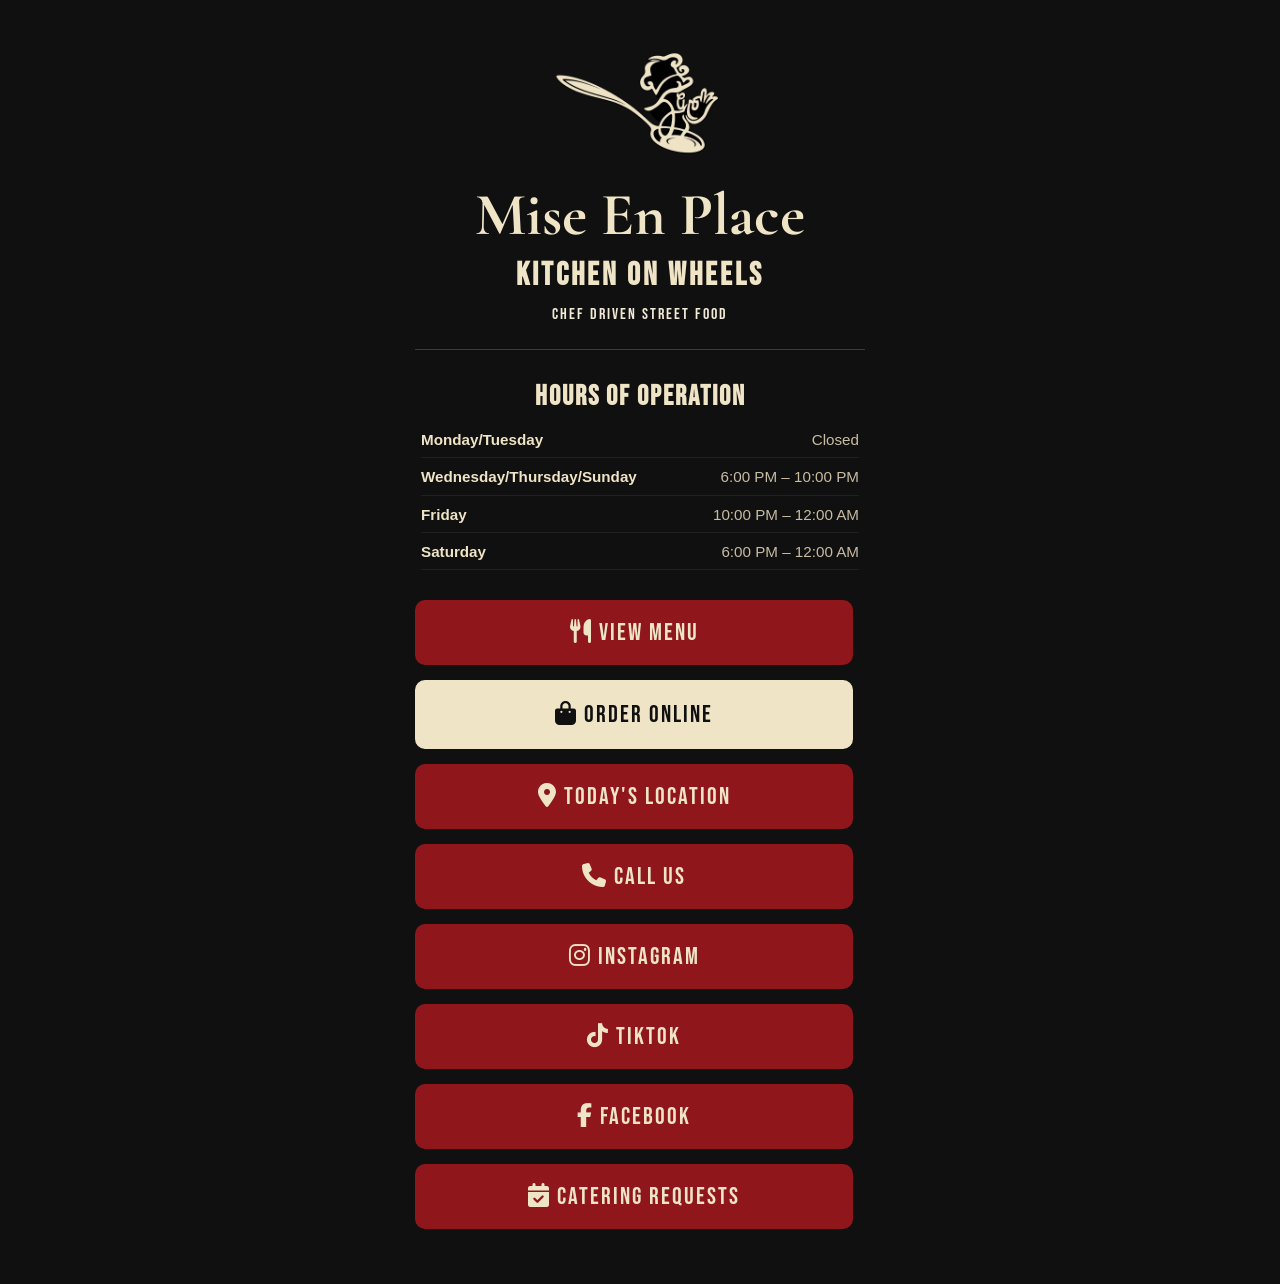
<file: index.html>
<!DOCTYPE html>
<html lang="en" >
<head>
    <!-- Google tag (gtag.js) -->
    <script async src="https://www.googletagmanager.com/gtag/js?id=G-VJ6DH92DYS"></script>
    <script>
      window.dataLayer = window.dataLayer || [];
      function gtag(){dataLayer.push(arguments);}
      gtag('js', new Date());

      gtag('config', 'G-VJ6DH92DYS');
    </script>
    <meta charset="UTF-8">
    <meta name="viewport" content="width=device-width, initial-scale=1.0">
    <title>Mise En Place | Kitchen on Wheels</title>

    <!-- Google Fonts -->
    <link rel="preconnect" href="https://fonts.googleapis.com">
    <link rel="preconnect" href="https://fonts.gstatic.com" crossorigin>
    <link rel="stylesheet" href="https://cdnjs.cloudflare.com/ajax/libs/font-awesome/6.5.1/css/all.min.css">
    <link href="https://fonts.googleapis.com/css2?family=Cormorant+Garamond:wght@600&family=Bebas+Neue&display=swap" rel="stylesheet">

    <link rel="stylesheet" href="stylesheet.css">
</head>
<body>

    <div class="container">

        <img src="images/MIPLogo1.png" alt="Mise En Place Logo" class="logo">

        <h1>Mise En Place</h1>

        <h2>Kitchen on Wheels</h2>

        <p class="subtitle">Chef Driven Street Food</p>

        <div class="divider"></div>

<section class="hours-section">
    <h3>Hours of Operation</h3>

    <div class="hours-list">
        <div class="hours-row">
            <span>Monday/Tuesday</span>
            <span>Closed</span>
        </div>

        <div class="hours-row">
            <span>Wednesday/Thursday/Sunday</span>
            <span>6:00 PM – 10:00 PM</span>
        </div>

        <div class="hours-row">
            <span>Friday</span>
            <span>10:00 PM – 12:00 AM</span>
        </div>

        <div class="hours-row">
            <span>Saturday</span>
            <span>6:00 PM – 12:00 AM</span>
        </div>
    </div>
</section>

<a href="menu.html" class="button" onclick="gtag('event', 'view_menu_click');">
    <i class="fa-solid fa-utensils"></i>
    View Menu
</a>

<a href="https://online.skytab.com/s/kitchenonwheelsmiseenplace" class="button order-button" onclick="gtag('event', 'order_online_click');">
    <i class="fa-solid fa-bag-shopping"></i>
    Order Online
</a>

<a href="https://maps.app.goo.gl/ubqJM5GVJveriPog8" class="button" onclick="gtag('event', 'location_click');">
    <i class="fa-solid fa-location-dot"></i>
    Today's Location
</a>

<a href="tel:9208709137" class="button" onclick="gtag('event', 'phone_click');">
    <i class="fa-solid fa-phone"></i>
    Call Us
</a>

<a href="#" class="button">
    <i class="fa-brands fa-instagram"></i>
    Instagram
</a>

<a href="https://www.tiktok.com/@mise.en.place.kit?_r=1&_t=ZT-97IdUJfi8L7" class="button">
    <i class="fa-brands fa-tiktok"></i>
    TikTok
</a>

<a href="https://www.facebook.com/share/1NUyiHRvH9/?mibextid=wwXIfr" class="button">
    <i class="fa-brands fa-facebook-f"></i>
    Facebook
</a>

<a href="https://docs.google.com/forms/d/e/1FAIpQLSfJnPNNKU-LeQsTuyajIp7SYGJGQsKnxVwj4yF7pnLQSsDLkw/viewform?usp=header"  class="button"
    onclick="gtag('event', 'catering_click');">
    <i class="fa-solid fa-calendar-check"></i>
    Catering Requests
</a>

    </div>

</body>
</html>
</file>
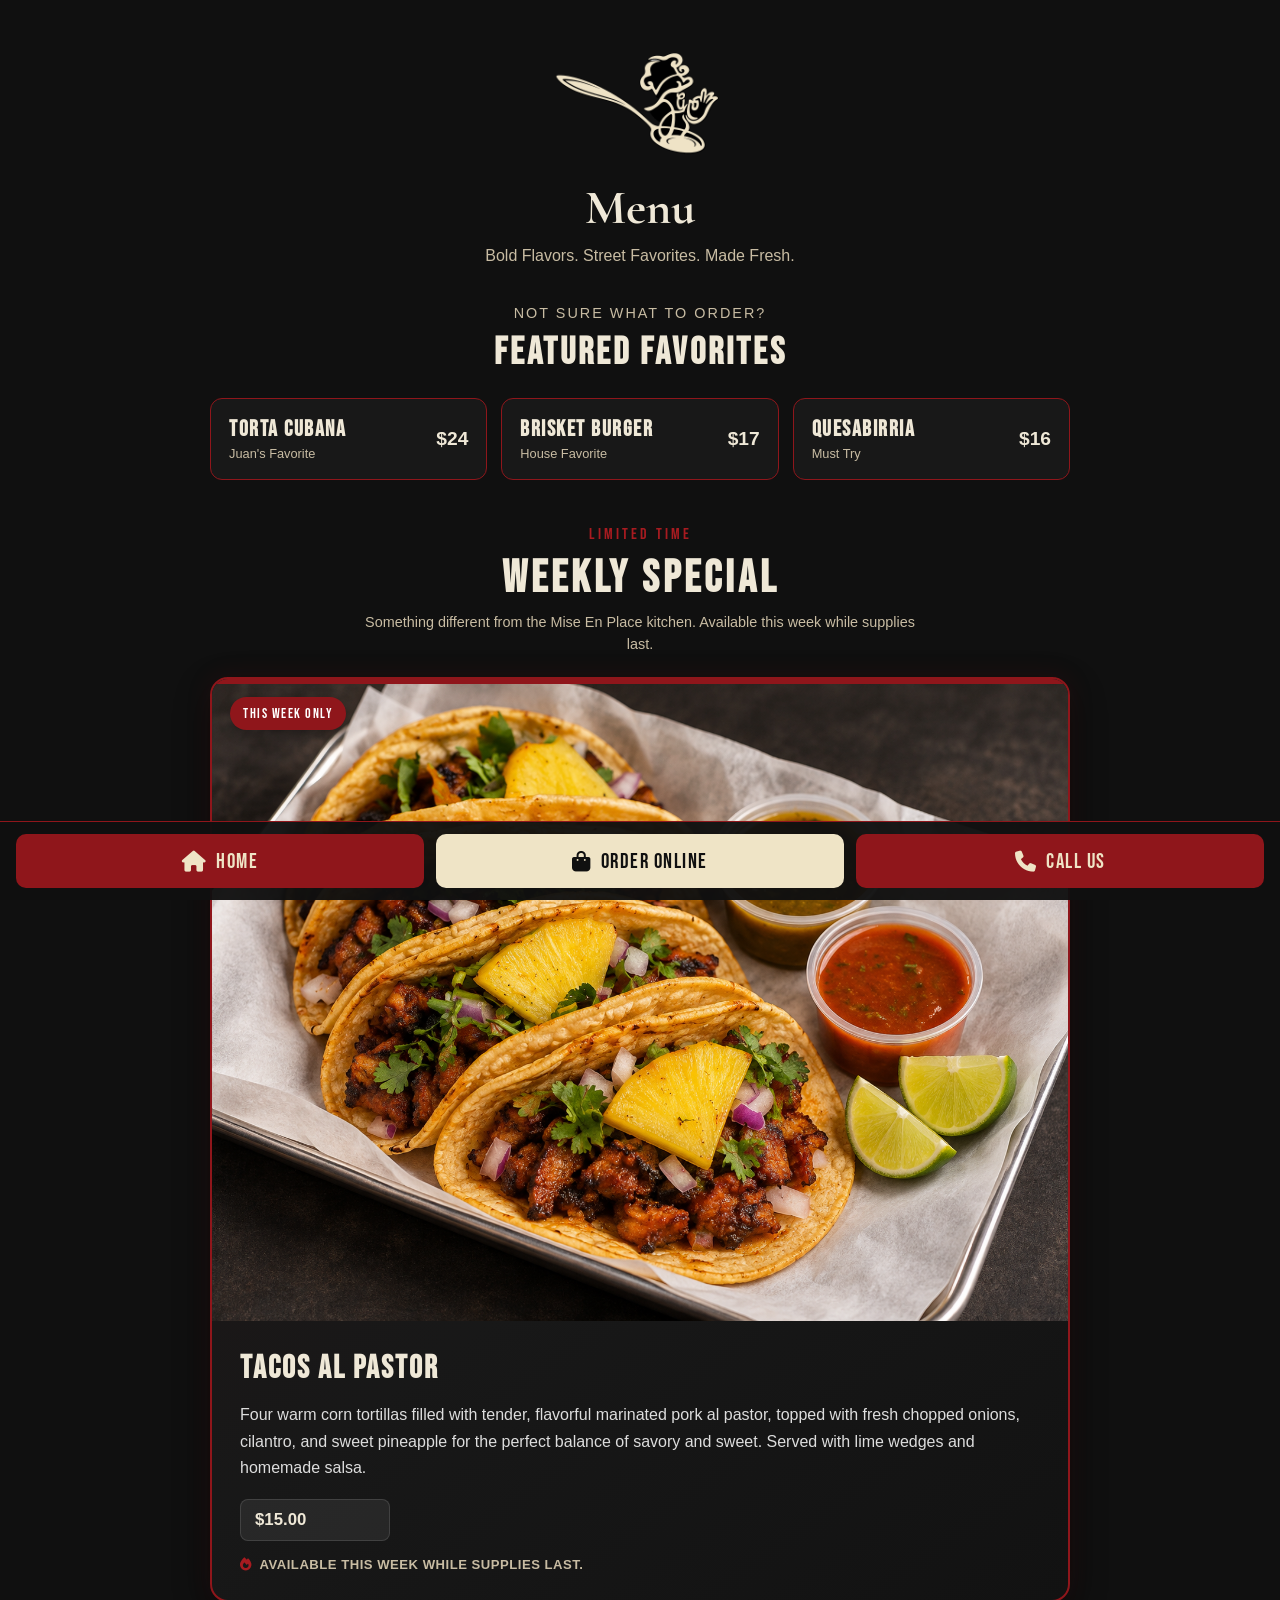
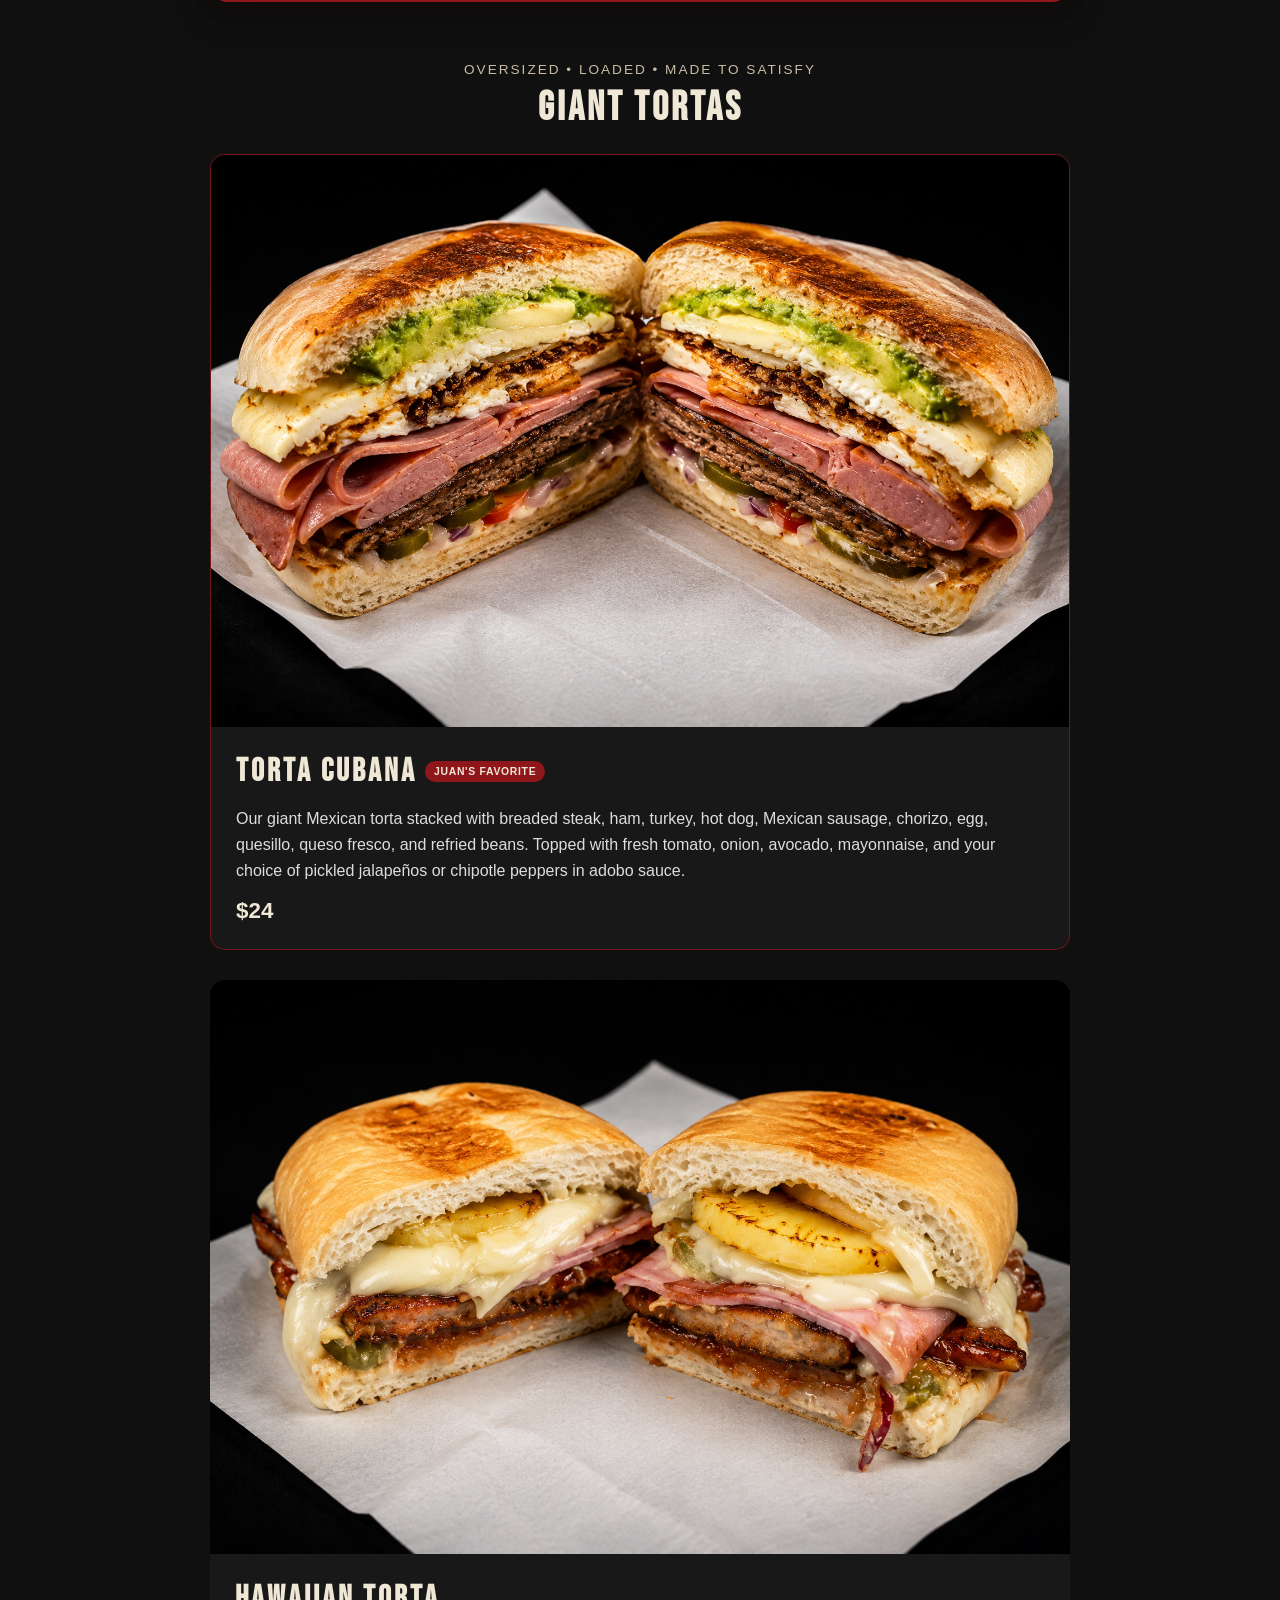
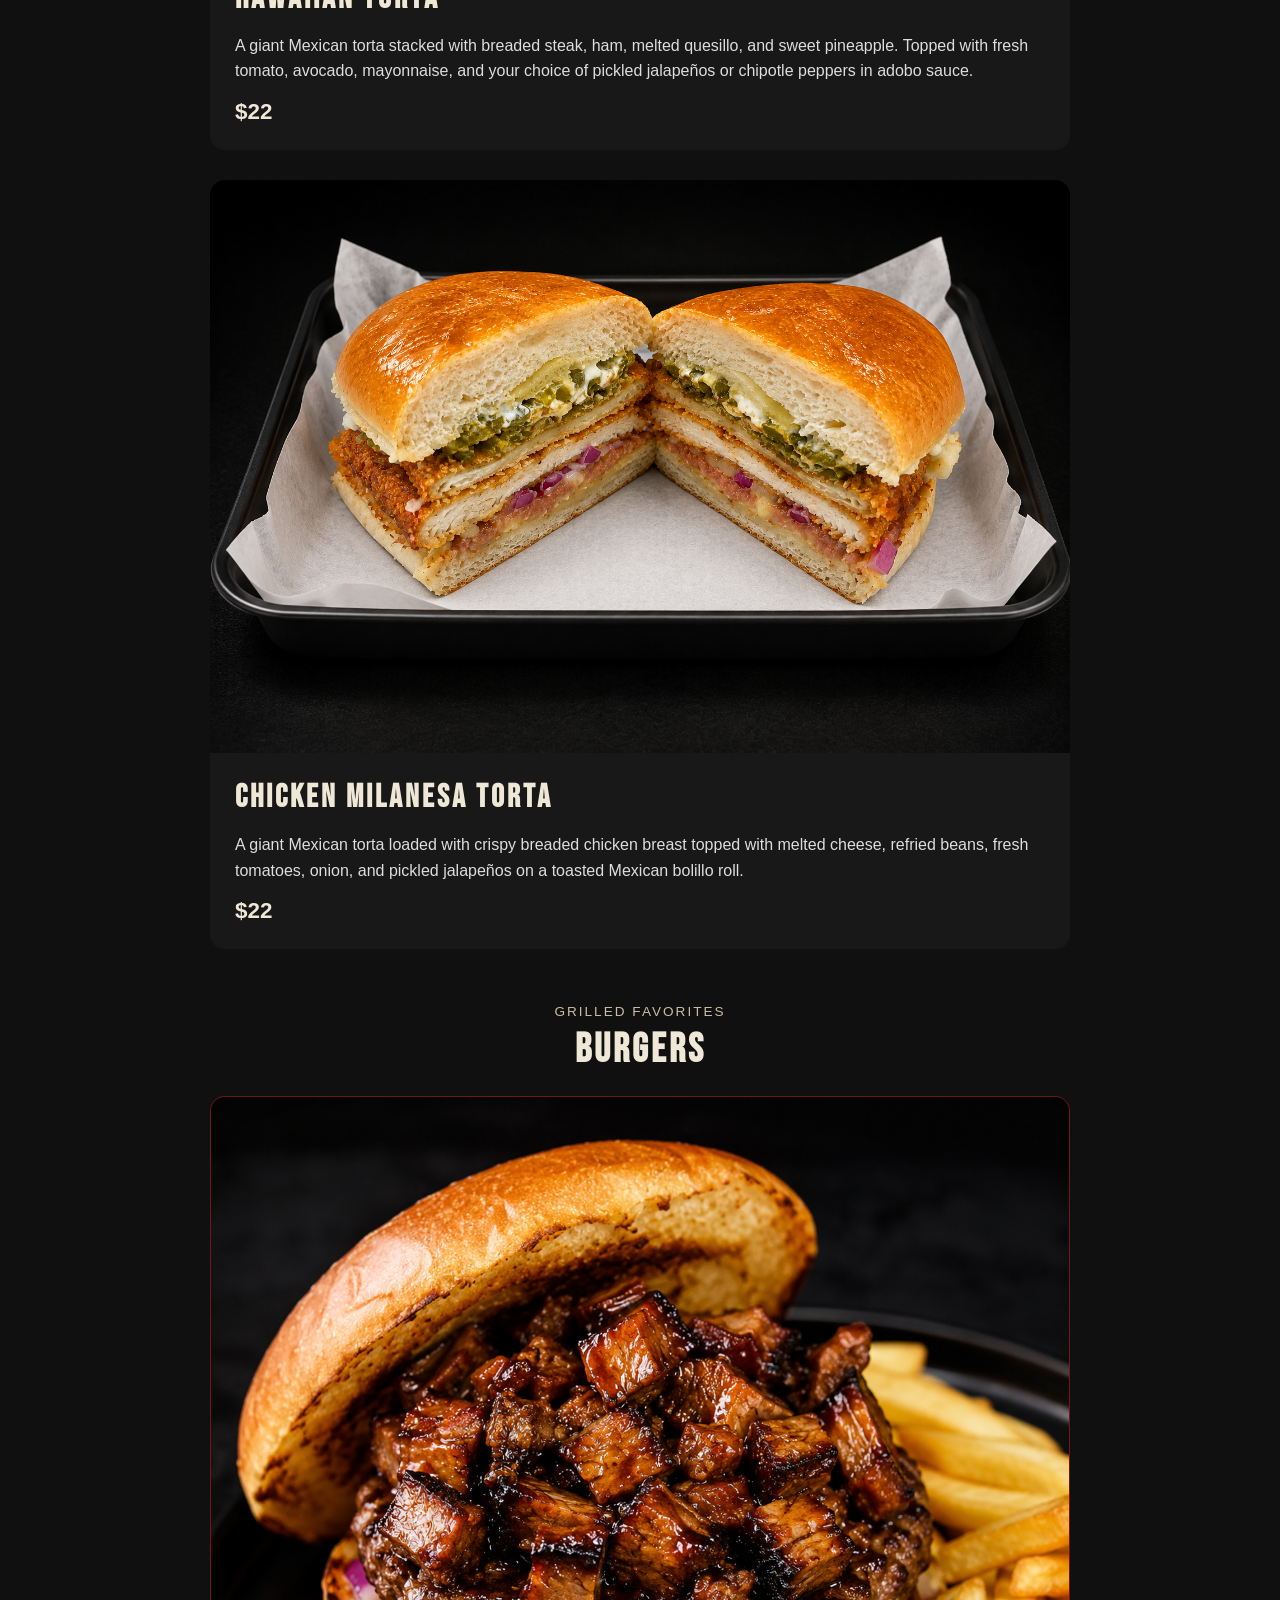
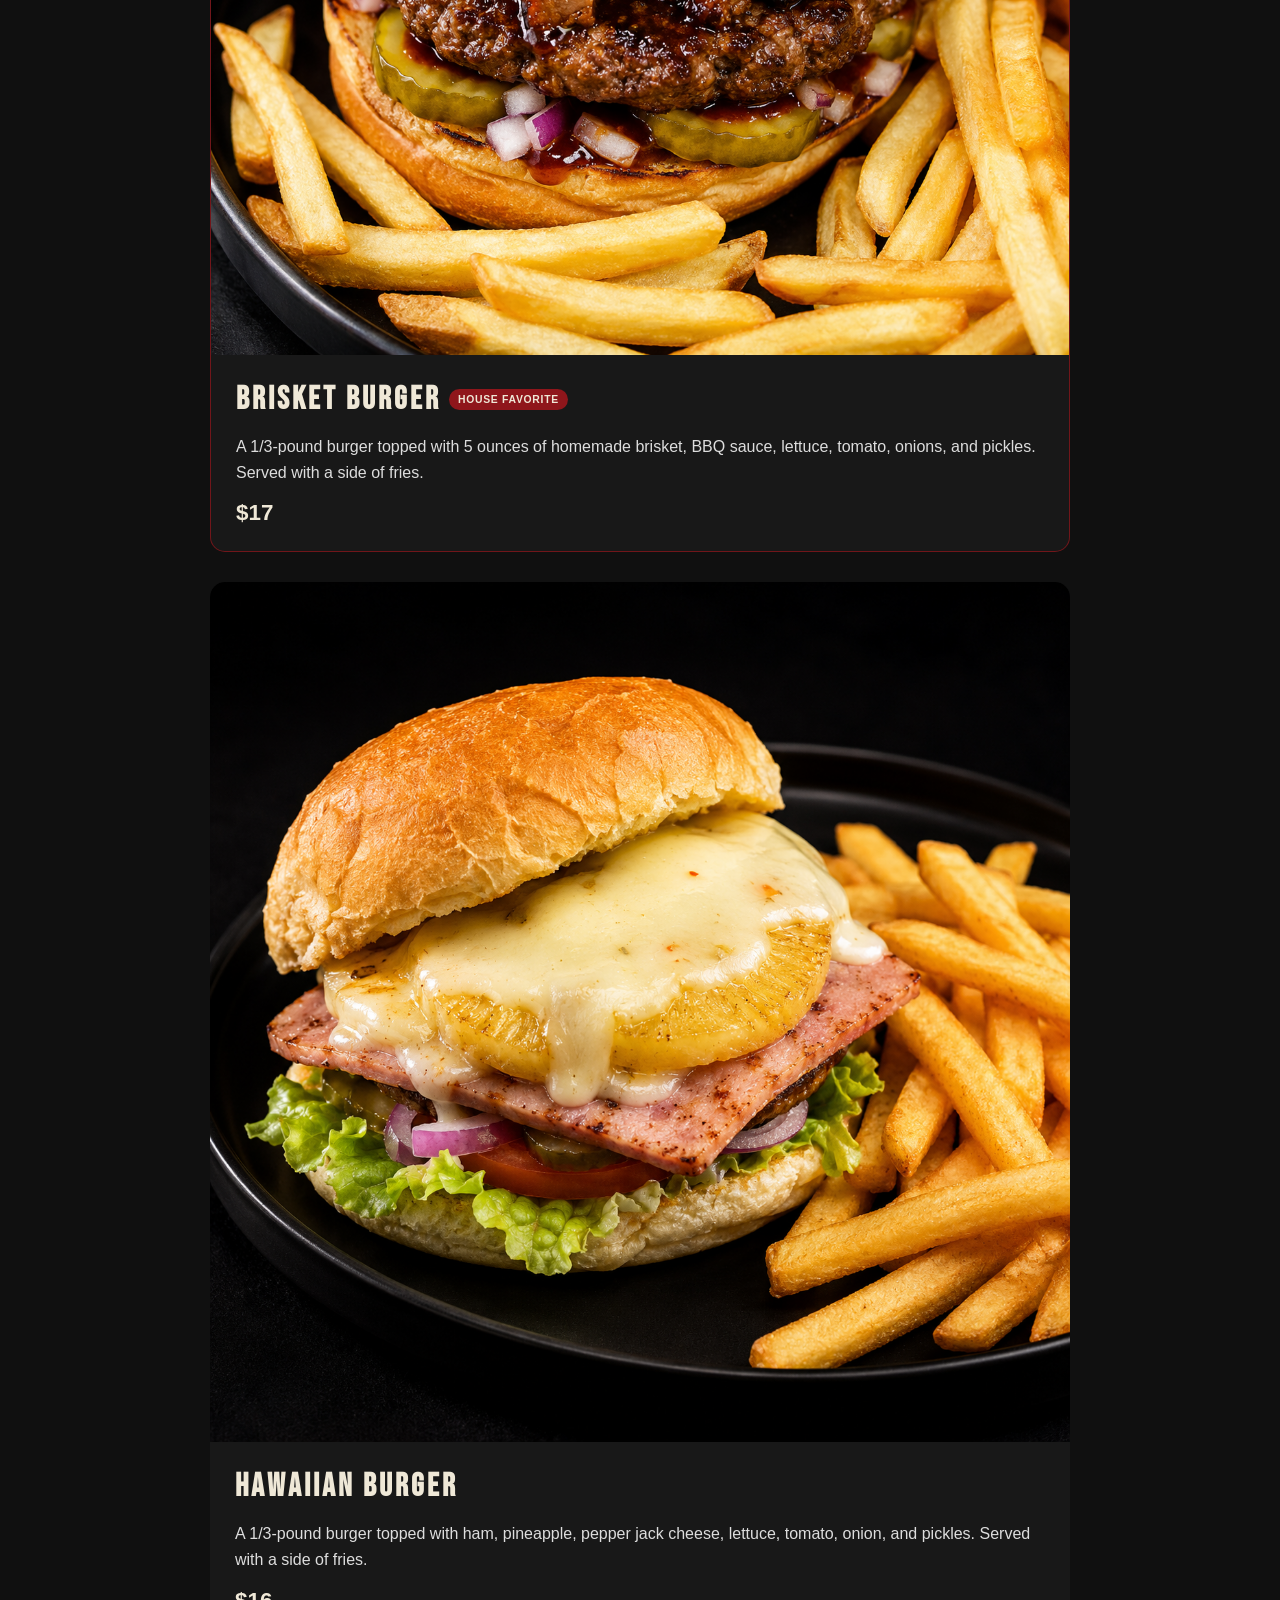
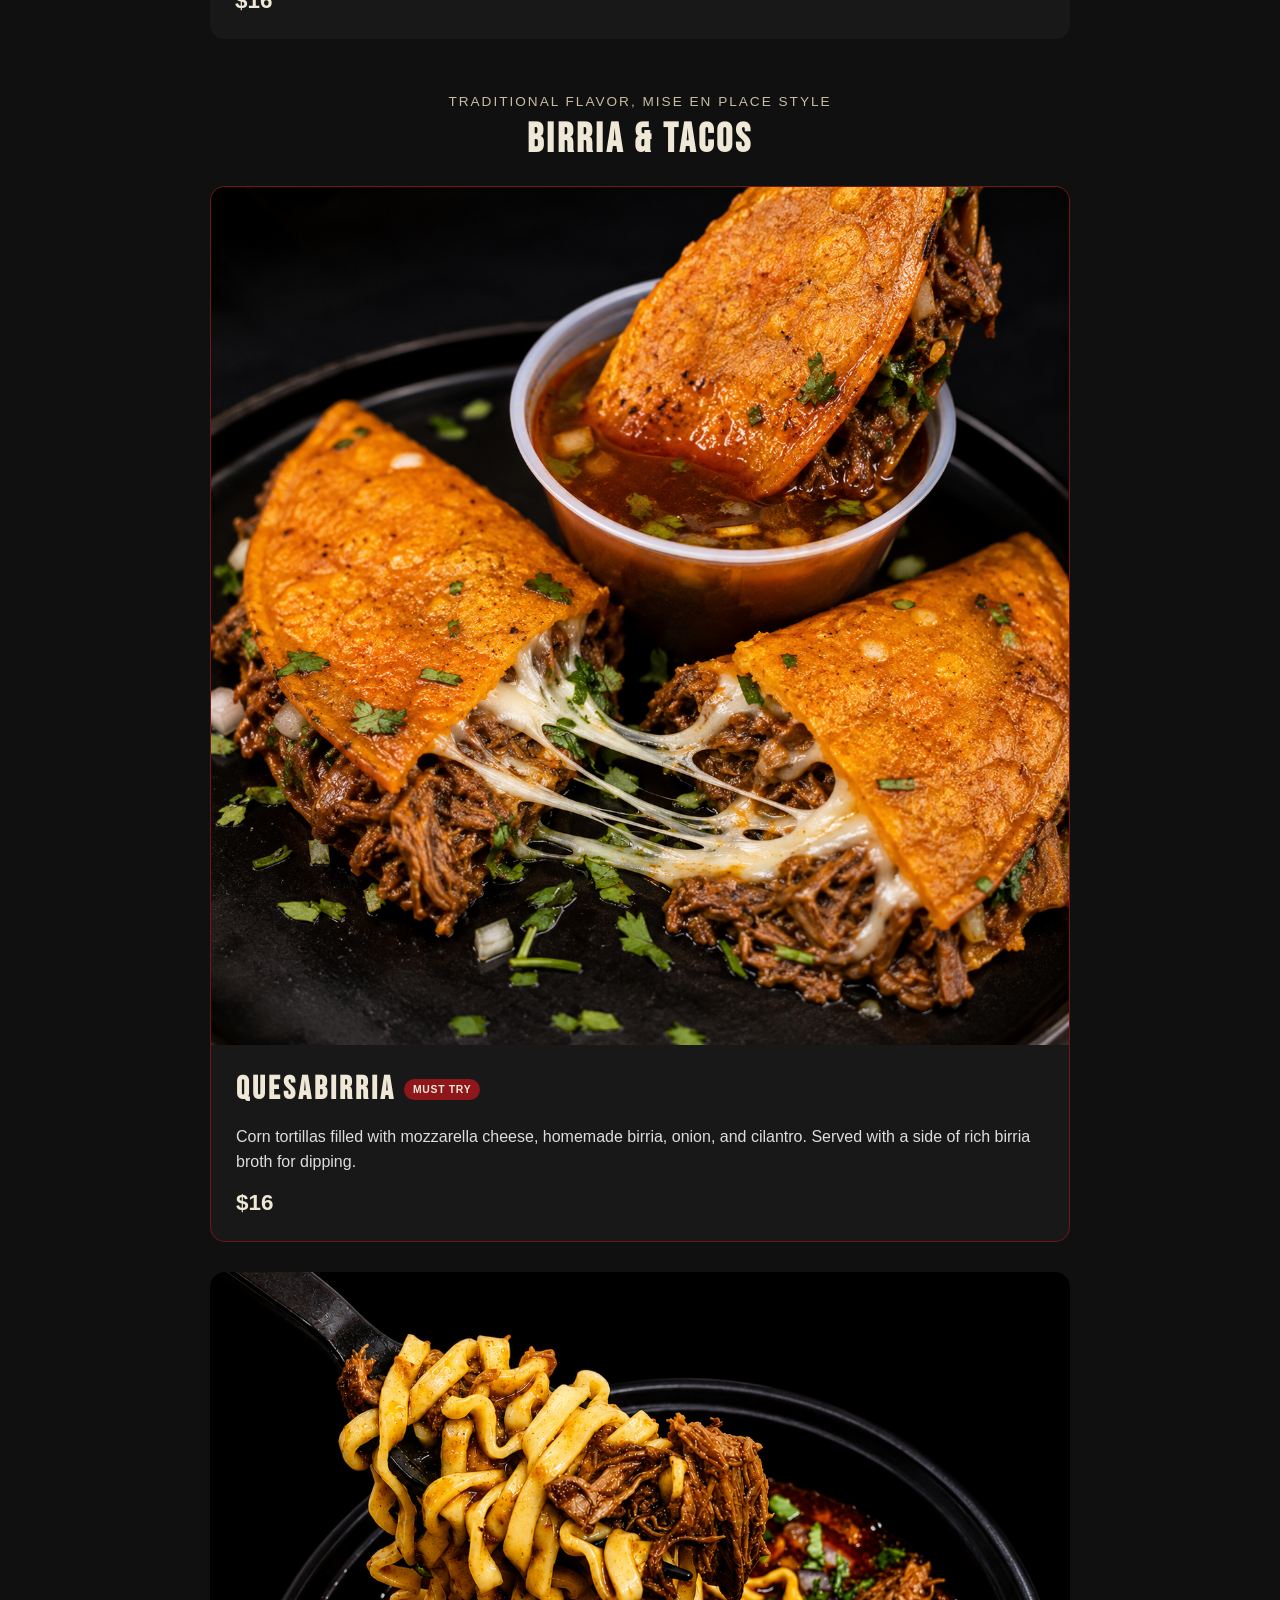
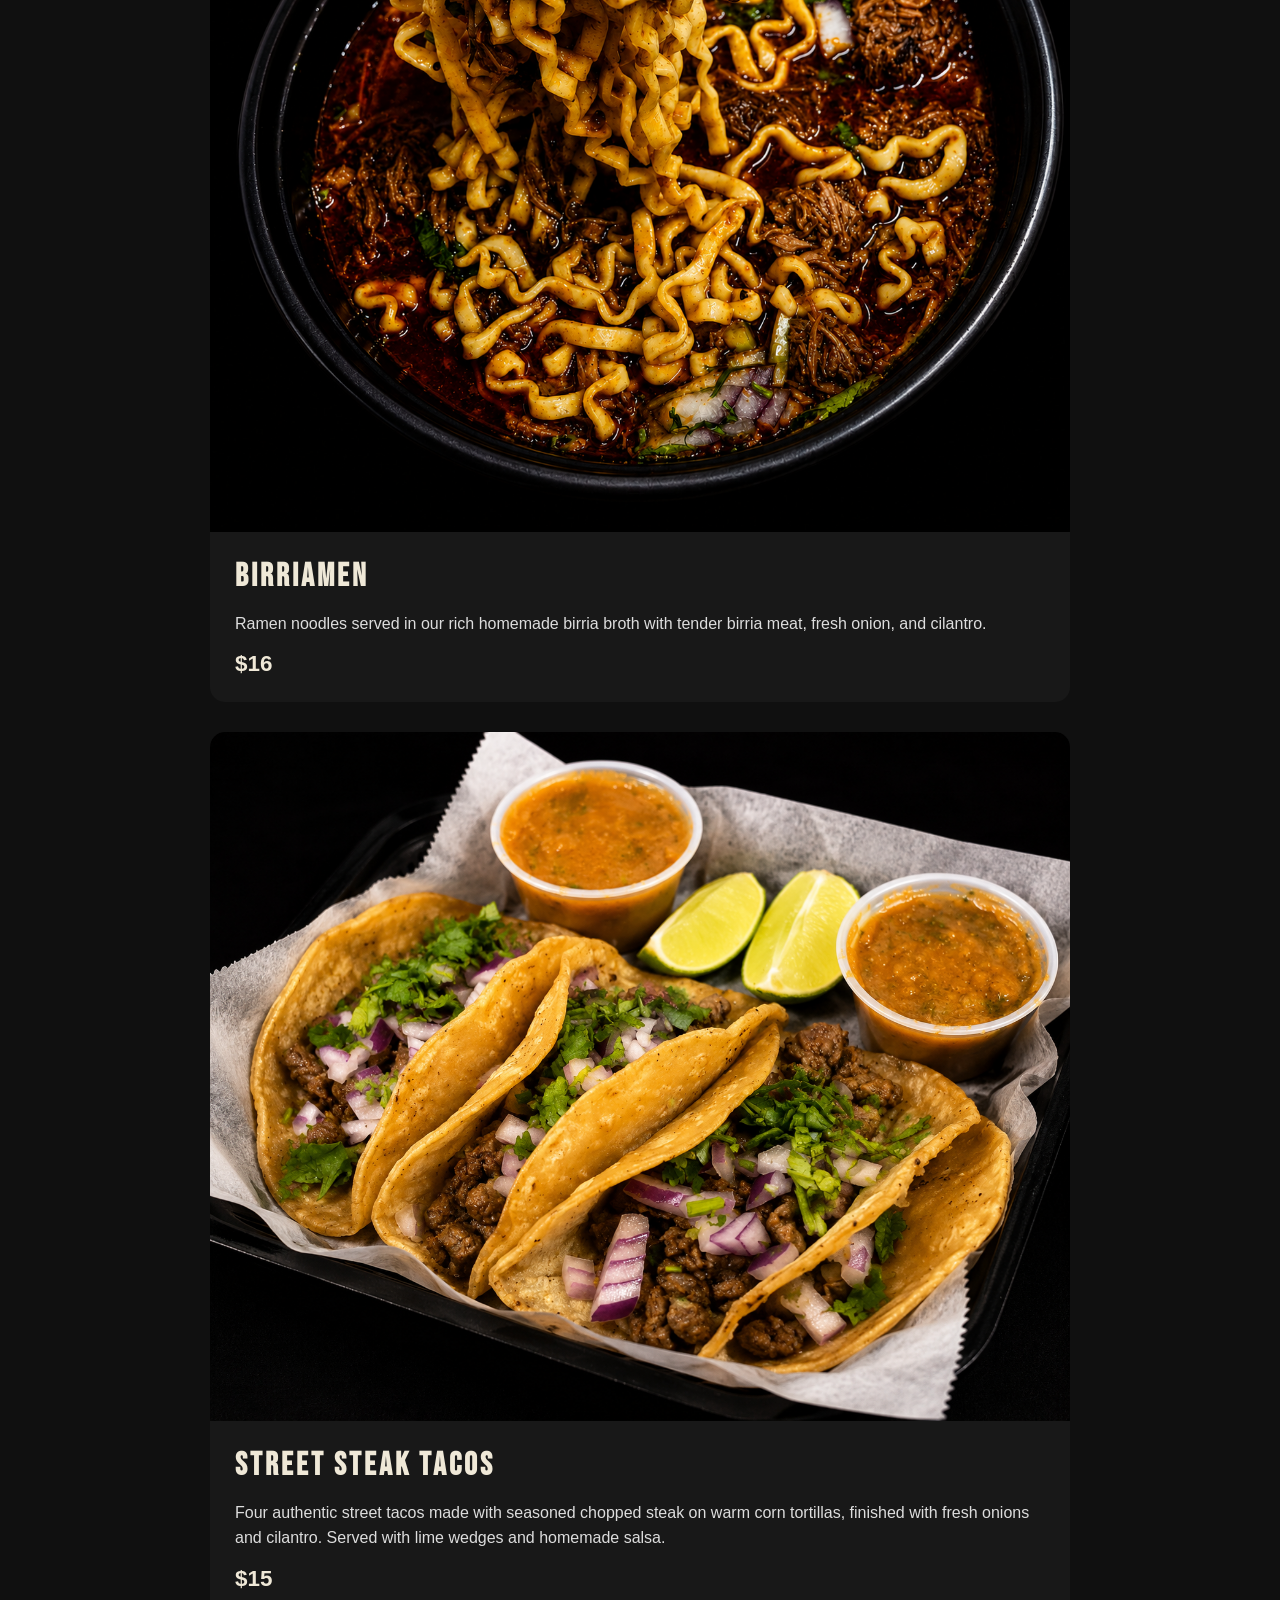
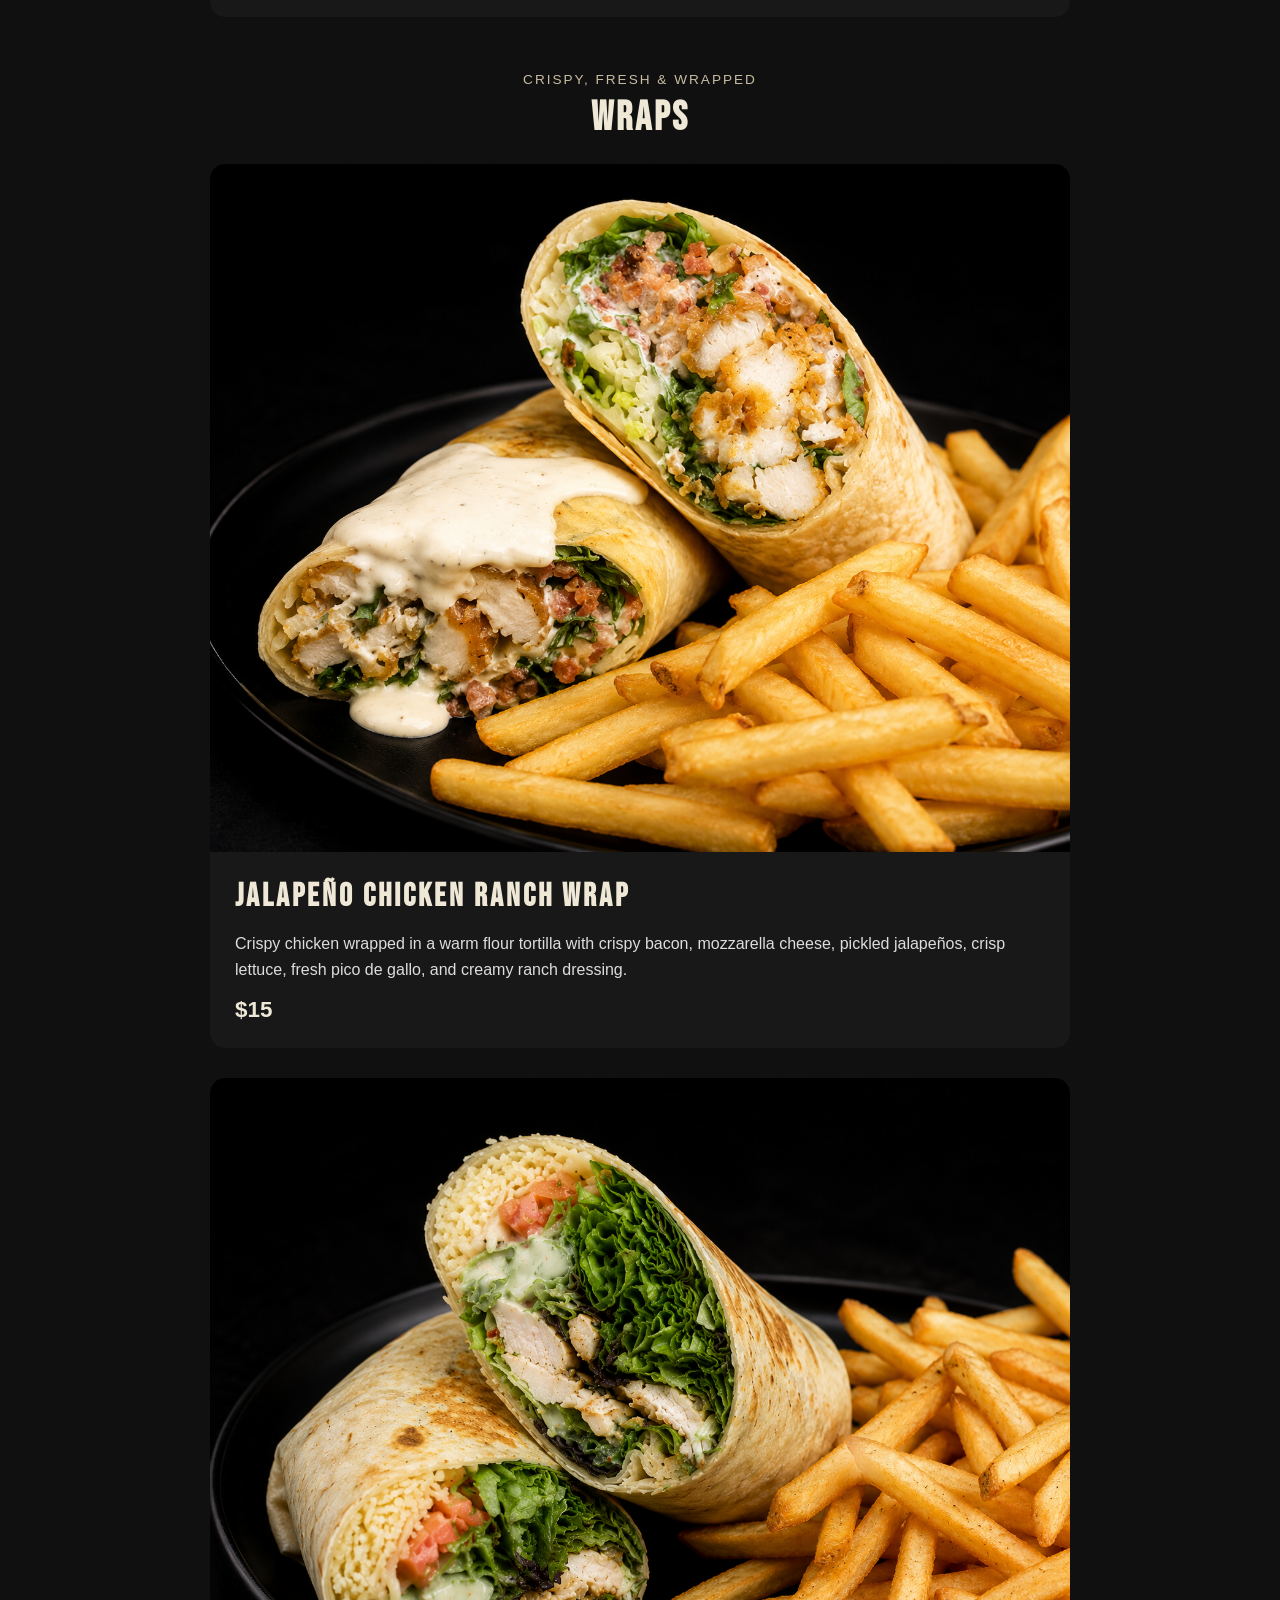
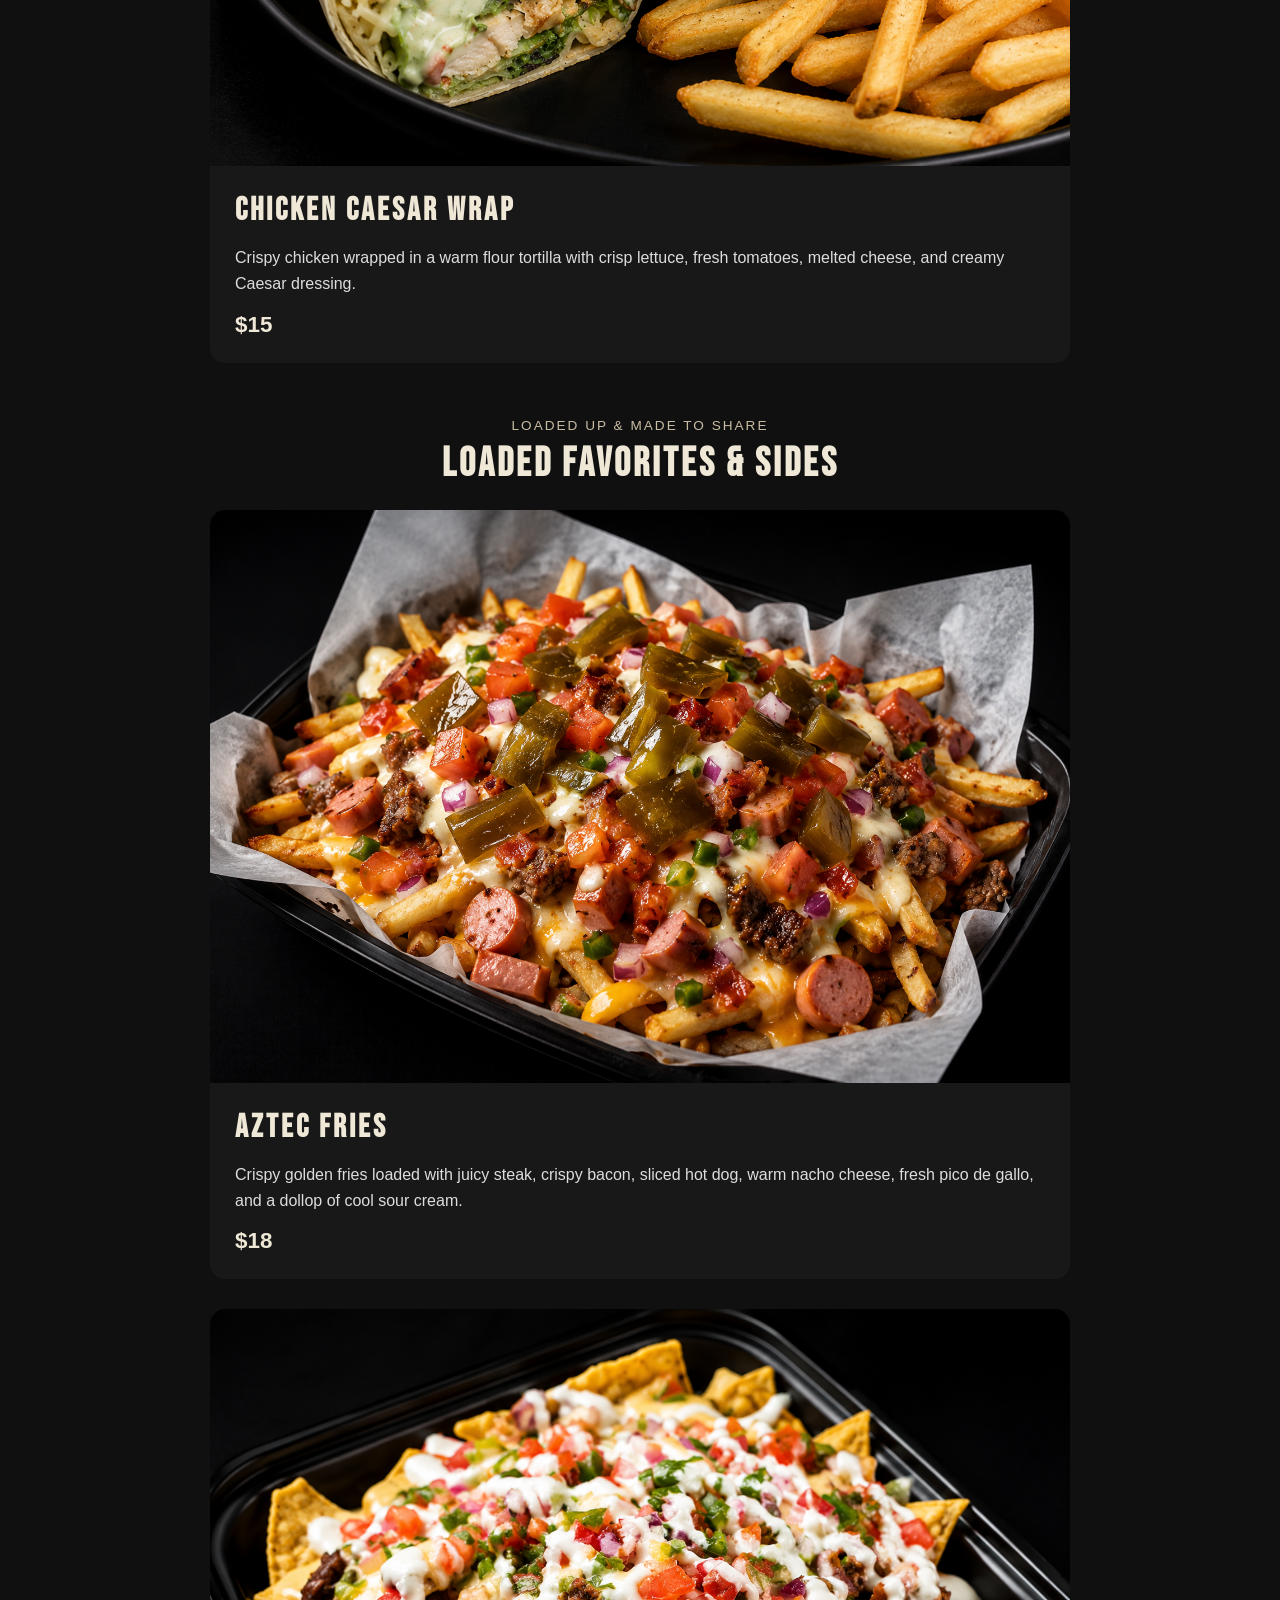
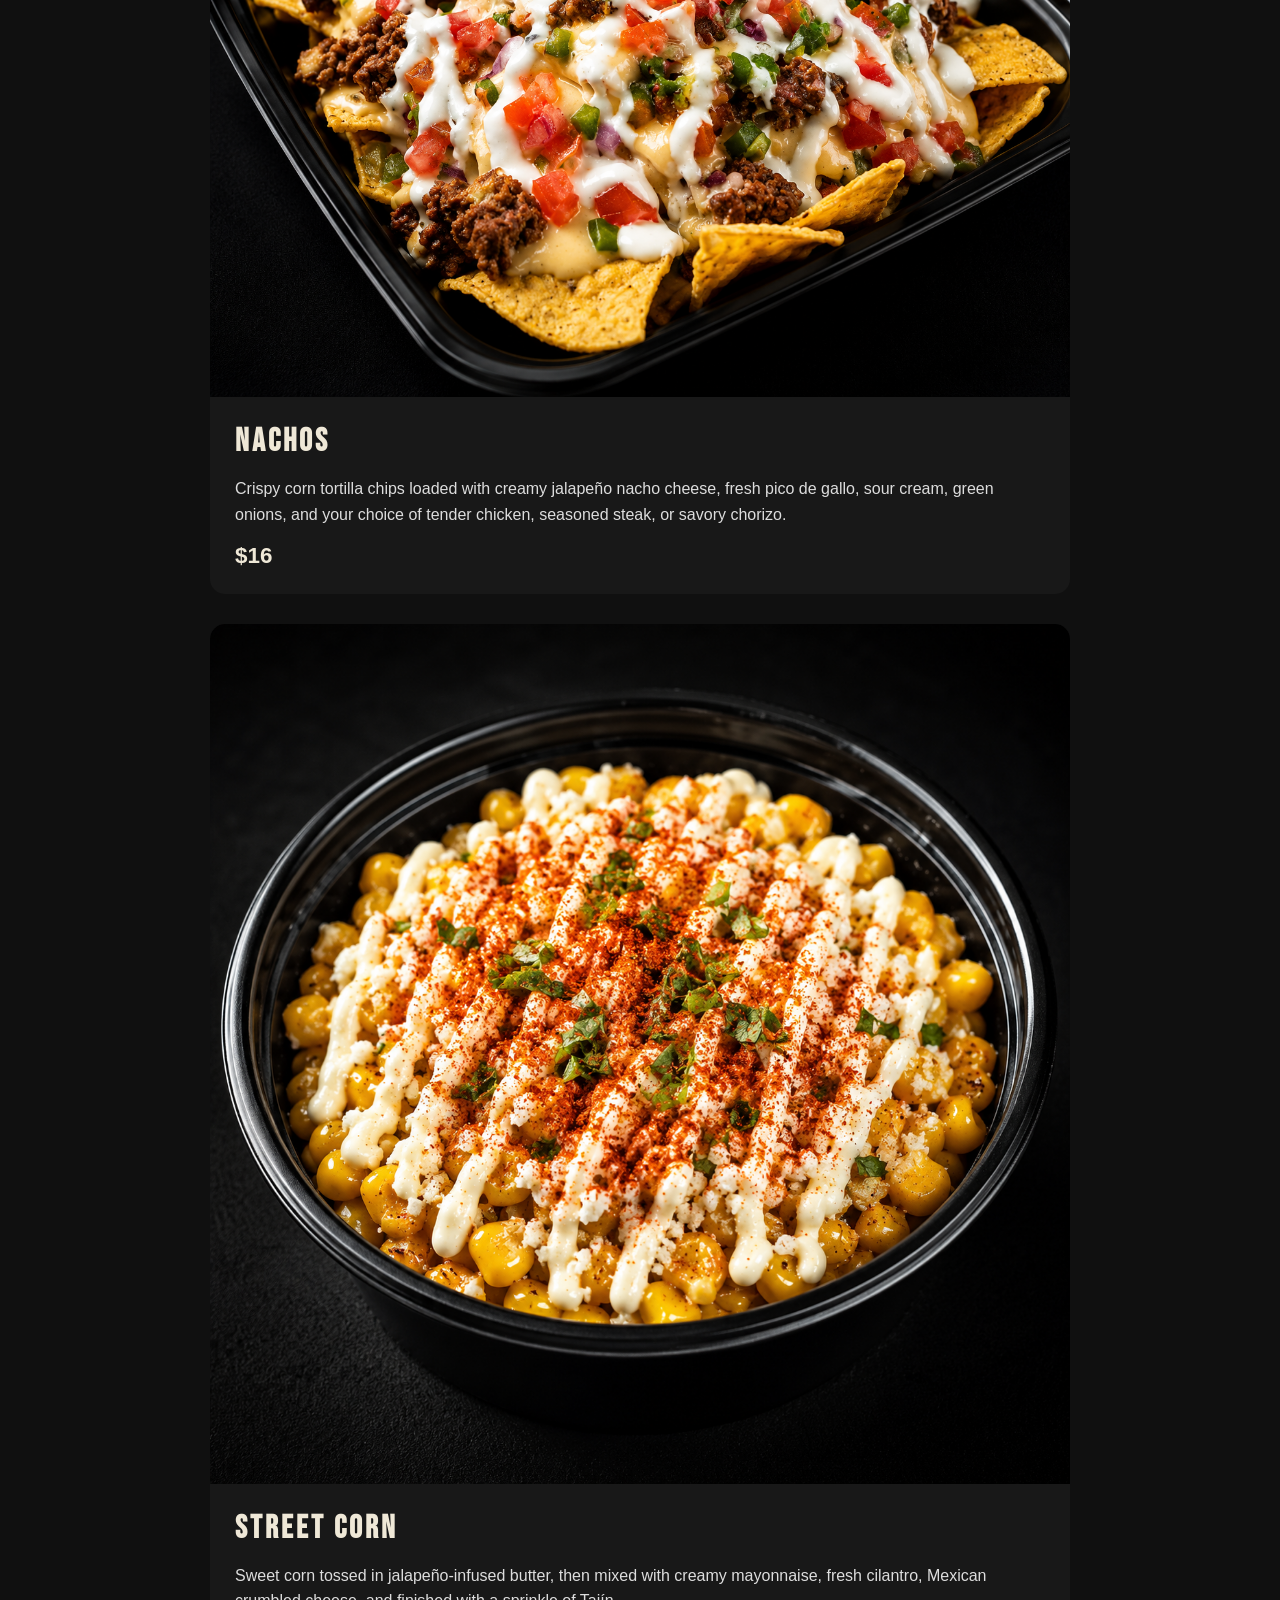
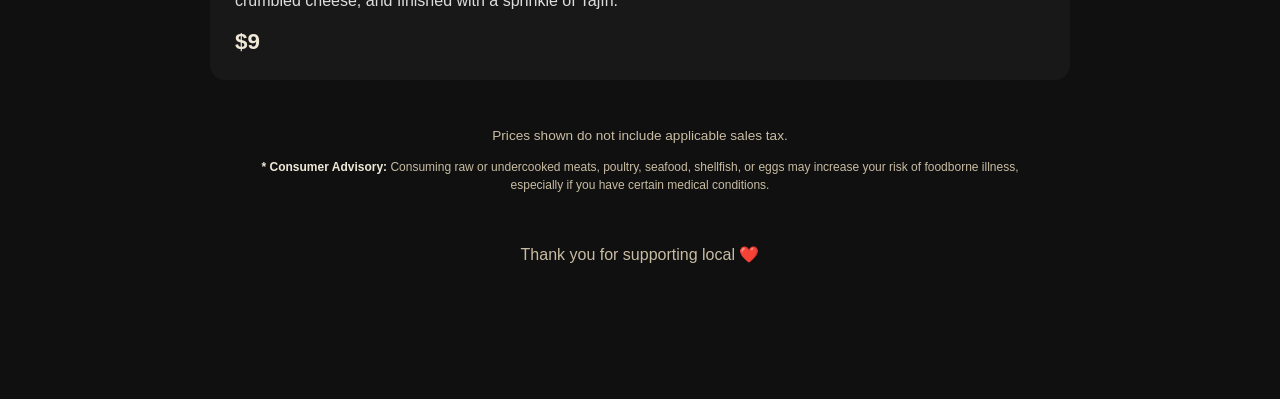
<file: menu.html>
<!DOCTYPE html>
<html lang="en">

<head>

    <!-- Google tag (gtag.js) -->
    <script async src="https://www.googletagmanager.com/gtag/js?id=G-VJ6DH92DYS"></script>

    <script>
        window.dataLayer = window.dataLayer || [];

        function gtag() {
            dataLayer.push(arguments);
        }

        gtag('js', new Date());

        gtag('config', 'G-VJ6DH92DYS');
    </script>


    <meta charset="UTF-8">

    <meta
        name="viewport"
        content="width=device-width, initial-scale=1.0"
    >

    <title>Mise En Place Food Truck Menu | Tortas, Birria, Burgers & Tacos</title>

<meta
    name="description"
    content="Explore the Mise En Place food truck menu featuring giant Mexican tortas, quesabirria, birriamen, brisket burgers, street tacos, wraps, loaded fries and weekly food specials in the Sheboygan area."
>

<meta
    name="keywords"
    content="
        Mise En Place food truck,
        food truck Sheboygan,
        Sheboygan food truck,
        Mexican food Sheboygan,
        late night food Sheboygan,
        food near me,
        late night food near me,
        Mexican food near me,
        giant tortas,
        Mexican tortas,
        torta de chilaquiles,
        chilaquiles torta,
        carne asada torta,
        quesabirria,
        birria tacos,
        birriamen,
        birria ramen,
        brisket burger,
        street tacos,
        loaded fries
    "
>

<meta property="og:type" content="website">

<meta
    property="og:title"
    content="Mise En Place | Giant Tortas, Birria, Burgers & More"
>

<meta
    property="og:description"
    content="Bold flavors, giant tortas, quesabirria, birriamen, brisket burgers, street tacos and weekly specials from Mise En Place."
>

<meta
    property="og:url"
    content="https://miseenplacewi.github.io/miseenplace-links/menu.html"
>

<link
    rel="canonical"
    href="https://miseenplacewi.github.io/miseenplace-links/menu.html"
>


    <!-- Font Awesome -->
    <link
        rel="stylesheet"
        href="https://cdnjs.cloudflare.com/ajax/libs/font-awesome/6.5.2/css/all.min.css"
    >


    <!-- Existing stylesheet -->
    <link
        rel="stylesheet"
        href="stylesheet.css"
    >

</head>


<body class="menu-page">


    <!-- ==========================
         MENU HEADER
    =========================== -->

    <header class="menu-header">

        <img
            src="images/MIPLogo1.png"
            alt="Mise En Place Logo"
            class="menu-logo"
        >

        <h1>Menu</h1>

        <p class="menu-tagline">
            Bold Flavors. Street Favorites. Made Fresh.
        </p>

    </header>



    <main>


        <!-- ==========================
             FEATURED FAVORITES
        =========================== -->

        <section
            class="featured-section"
            data-menu-section="featured_favorites"
        >

            <p class="section-eyebrow">
                Not Sure What to Order?
            </p>

            <h2 class="section-title">
                Featured Favorites
            </h2>


            <div class="featured-links">


                <!-- Torta Cubana -->

                <a
                    href="#torta-cubana"
                    class="featured-link"
                    onclick="
                        gtag('event', 'featured_item_click', {
                            item_name: 'torta_cubana',
                            source_page: 'menu'
                        });
                    "
                >

                    <span class="featured-item-details">

                        <strong>
                            Torta Cubana
                        </strong>

                        <small>
                            Juan's Favorite
                        </small>

                    </span>


                    <span class="featured-price">
                        $24
                    </span>

                </a>



                <!-- Brisket Burger -->

                <a
                    href="#brisket-burger"
                    class="featured-link"
                    onclick="
                        gtag('event', 'featured_item_click', {
                            item_name: 'brisket_burger',
                            source_page: 'menu'
                        });
                    "
                >

                    <span class="featured-item-details">

                        <strong>
                            Brisket Burger
                        </strong>

                        <small>
                            House Favorite
                        </small>

                    </span>


                    <span class="featured-price">
                        $17
                    </span>

                </a>



                <!-- Quesabirria -->

                <a
                    href="#quesabirria"
                    class="featured-link"
                    onclick="
                        gtag('event', 'featured_item_click', {
                            item_name: 'quesabirria',
                            source_page: 'menu'
                        });
                    "
                >

                    <span class="featured-item-details">

                        <strong>
                            Quesabirria
                        </strong>

                        <small>
                            Must Try
                        </small>

                    </span>


                    <span class="featured-price">
                        $16
                    </span>

                </a>

            </div>

        </section>
<!-- ==========================
     WEEKLY SPECIAL
=========================== -->

<section
    class="weekly-special-section"
    data-menu-section="weekly_special"
>

    <div class="weekly-special-heading">

        <span class="weekly-special-kicker">
            Limited Time
        </span>

        <h2>
            Weekly Special
        </h2>

        <p>
            Something different from the Mise En Place kitchen.
            Available this week while supplies last.
        </p>

    </div>


    <article
    class="weekly-special-card"
    id="torta-de-chilaquiles"
>

    <!-- Special Image -->

    <div class="weekly-special-image">

        <img
            src="images/AlPastoTacis.png"
            alt="Tacos Al Pastor, four warm corn tortillas filled with tender, flavorful marinated pork al pastor, topped with fresh chopped onions, cilantro, and sweet pineapple for the perfect balance of savory and sweet. Served with lime wedges and homemade salsa."
            loading="lazy"
        >

        <span class="weekly-special-badge">
            This Week Only
        </span>

    </div>


    <!-- Special Information -->

    <div class="weekly-special-info">

        <div class="weekly-special-title-row">

            <h3>
                Tacos Al Pastor
            </h3>

        </div>


        <p class="weekly-special-description">
            Four warm corn tortillas filled with tender, flavorful marinated pork al pastor, 
            topped with fresh chopped onions, cilantro, and sweet pineapple for the perfect balance of savory and sweet. 
            Served with lime wedges and homemade salsa.
        </p>


        <div
            class="weekly-special-prices"
            aria-label="Al Pastor Tacos Price"
        >

            <!--<div class="weekly-special-price-option">

                <span class="weekly-special-protein">
                    Chicken
                </span>

                <span class="weekly-special-price-value">
                    $18.99
                </span>

            </div>-->


            <div class="weekly-special-price-option">

                <!--<span class="weekly-special-protein">
                    Carne Asada
                </span>-->

                <span class="weekly-special-price-value">
                    $15.00
                </span>

            </div>

        </div>


        <p class="weekly-special-availability">

            <i
                class="fa-solid fa-fire"
                aria-hidden="true"
            ></i>

            Available this week while supplies last.

        </p>

    </div>

</article>

</section>



        <!-- ==========================
             MENU
        =========================== -->

        <section class="menu-container">


            <!-- ==========================
                 TORTAS
            =========================== -->

            <div
            class="menu-category-header"
            data-menu-section="tortas"
            >
            <p>
                Oversized • Loaded • Made to Satisfy
            </p>
            <h2>
                Giant Tortas
            </h2>

            </div>



            <!-- Torta Cubana -->

            <article
                class="menu-card featured-menu-card"
                id="torta-cubana"
            >

                <div class="menu-image">

                    <img
                        src="images/cubana.png"
                        alt="Torta Cubana"
                        loading="lazy"
                    >

                </div>


                <div class="menu-info">

                    <h2>

                        Torta Cubana

                        <span class="menu-badge">
                            Juan's Favorite
                        </span>

                    </h2>


                    <p>
                        Our giant Mexican torta stacked with breaded
                        steak, ham, turkey, hot dog, Mexican sausage,
                        chorizo, egg, quesillo, queso fresco, and refried
                        beans. Topped with fresh tomato, onion, avocado,
                        mayonnaise, and your choice of pickled jalapeños
                        or chipotle peppers in adobo sauce.
                    </p>


                    <span class="price">
                        $24
                    </span>

                </div>

            </article>



            <!-- Hawaiian Torta -->

            <article class="menu-card">

                <div class="menu-image">

                    <img
                        src="images/hawaiian-torta.png"
                        alt="Hawaiian Torta"
                        loading="lazy"
                    >

                </div>


                <div class="menu-info">

                    <h2>
                        Hawaiian Torta
                    </h2>


                    <p>
                        A giant Mexican torta stacked with breaded
                        steak, ham, melted quesillo, and sweet pineapple.
                        Topped with fresh tomato, avocado, mayonnaise,
                        and your choice of pickled jalapeños or chipotle
                        peppers in adobo sauce.
                    </p>


                    <span class="price">
                        $22
                    </span>

                </div>

            </article>



            <!-- Chicken Milanesa Torta -->

            <article class="menu-card">

                <div class="menu-image">

                    <img
                        src="images/chickenTorta.png"
                        alt="Chicken Milanesa Torta"
                        loading="lazy"
                    >

                </div>


                <div class="menu-info">

                    <h2>
                        Chicken Milanesa Torta
                    </h2>


                    <p>
                        A giant Mexican torta loaded with crispy breaded chicken breast topped with melted
                        cheese, refried beans, fresh tomatoes, onion, and
                        pickled jalapeños on a toasted Mexican bolillo
                        roll.
                    </p>


                    <span class="price">
                        $22
                    </span>

                </div>

            </article>





            <!-- ==========================
                 BURGERS
            =========================== -->

            <div
                class="menu-category-header"
                data-menu-section="burgers"
            >

                <p>
                    Grilled Favorites
                </p>

                <h2>
                    Burgers
                </h2>

            </div>



            <!-- Brisket Burger -->

            <article
                class="menu-card featured-menu-card"
                id="brisket-burger"
            >

                <div class="menu-image">

                    <img
                        src="images/brisketburger.png"
                        alt="Brisket Burger"
                        loading="lazy"
                    >

                </div>


                <div class="menu-info">

                    <h2>

                        Brisket Burger

                        <span class="menu-badge">
                            House Favorite
                        </span>

                    </h2>


                    <p>
                        A 1/3-pound burger topped with 5 ounces of
                        homemade brisket, BBQ sauce, lettuce, tomato,
                        onions, and pickles. Served with a side of fries.
                    </p>


                    <span class="price">
                        $17
                    </span>

                </div>

            </article>



            <!-- Hawaiian Burger -->

            <article class="menu-card">

                <div class="menu-image">

                    <img
                        src="images/hawaiianBurger.png"
                        alt="Hawaiian Burger"
                        loading="lazy"
                    >

                </div>


                <div class="menu-info">

                    <h2>
                        Hawaiian Burger
                    </h2>


                    <p>
                        A 1/3-pound burger topped with ham, pineapple,
                        pepper jack cheese, lettuce, tomato, onion, and
                        pickles. Served with a side of fries.
                    </p>


                    <span class="price">
                        $16
                    </span>

                </div>

            </article>





            <!-- ==========================
                 BIRRIA & TACOS
            =========================== -->

            <div
                class="menu-category-header"
                data-menu-section="birria_tacos"
            >

                <p>
                    Traditional Flavor, Mise En Place Style
                </p>

                <h2>
                    Birria &amp; Tacos
                </h2>

            </div>



            <!-- Quesabirria -->

            <article
                class="menu-card featured-menu-card"
                id="quesabirria"
            >

                <div class="menu-image">

                    <img
                        src="images/quesabirria.png"
                        alt="Quesabirria Tacos"
                        loading="lazy"
                    >

                </div>


                <div class="menu-info">

                    <h2>

                        Quesabirria

                        <span class="menu-badge">
                            Must Try
                        </span>

                    </h2>


                    <p>
                        Corn tortillas filled with mozzarella cheese,
                        homemade birria, onion, and cilantro. Served with
                        a side of rich birria broth for dipping.
                    </p>


                    <span class="price">
                        $16
                    </span>

                </div>

            </article>



            <!-- Birriamen -->

            <article class="menu-card">

                <div class="menu-image">

                    <img
                        src="images/birriaRamen.png"
                        alt="Birriamen"
                        loading="lazy"
                    >

                </div>


                <div class="menu-info">

                    <h2>
                        Birriamen
                    </h2>


                    <p>
                        Ramen noodles served in our rich homemade birria
                        broth with tender birria meat, fresh onion, and
                        cilantro.
                    </p>


                    <span class="price">
                        $16
                    </span>

                </div>

            </article>



            <!-- Street Steak Tacos -->

            <article class="menu-card">

                <div class="menu-image">

                    <img
                        src="images/tacos.png"
                        alt="Street Steak Tacos"
                        loading="lazy"
                    >

                </div>


                <div class="menu-info">

                    <h2>
                        Street Steak Tacos
                    </h2>


                    <p>
                        Four authentic street tacos made with seasoned
                        chopped steak on warm corn tortillas, finished
                        with fresh onions and cilantro. Served with lime
                        wedges and homemade salsa.
                    </p>


                    <span class="price">
                        $15
                    </span>

                </div>

            </article>





            <!-- ==========================
                 WRAPS
            =========================== -->

            <div
                class="menu-category-header"
                data-menu-section="wraps"
            >

                <p>
                    Crispy, Fresh &amp; Wrapped
                </p>

                <h2>
                    Wraps
                </h2>

            </div>



            <!-- Jalapeño Chicken Ranch Wrap -->

            <article class="menu-card">

                <div class="menu-image">

                    <img
                        src="images/ranchwrap.png"
                        alt="Jalapeño Chicken Ranch Wrap"
                        loading="lazy"
                    >

                </div>


                <div class="menu-info">

                    <h2>
                        Jalapeño Chicken Ranch Wrap
                    </h2>


                    <p>
                        Crispy chicken wrapped in a warm flour tortilla
                        with crispy bacon, mozzarella cheese, pickled
                        jalapeños, crisp lettuce, fresh pico de gallo,
                        and creamy ranch dressing.
                    </p>


                    <span class="price">
                        $15
                    </span>

                </div>

            </article>



            <!-- Chicken Caesar Wrap -->

            <article class="menu-card">

                <div class="menu-image">

                    <img
                        src="images/caesarwrap.png"
                        alt="Chicken Caesar Wrap"
                        loading="lazy"
                    >

                </div>


                <div class="menu-info">

                    <h2>
                        Chicken Caesar Wrap
                    </h2>


                    <p>
                        Crispy chicken wrapped in a warm flour tortilla
                        with crisp lettuce, fresh tomatoes, melted
                        cheese, and creamy Caesar dressing.
                    </p>


                    <span class="price">
                        $15
                    </span>

                </div>

            </article>





            <!-- ==========================
                 LOADED FAVORITES & SIDES
            =========================== -->

            <div
                class="menu-category-header"
                data-menu-section="loaded_favorites"
            >

                <p>
                    Loaded Up &amp; Made to Share
                </p>

                <h2>
                    Loaded Favorites &amp; Sides
                </h2>

            </div>



            <!-- Aztec Fries -->

            <article class="menu-card">

                <div class="menu-image">

                    <img
                        src="images/Deluxe.png"
                        alt="Aztec Fries"
                        loading="lazy"
                    >

                </div>


                <div class="menu-info">

                    <h2>
                        Aztec Fries
                    </h2>


                    <p>
                        Crispy golden fries loaded with juicy steak,
                        crispy bacon, sliced hot dog, warm nacho cheese,
                        fresh pico de gallo, and a dollop of cool sour
                        cream.
                    </p>


                    <span class="price">
                        $18
                    </span>

                </div>

            </article>



            <!-- Nachos -->

            <article class="menu-card">

                <div class="menu-image">

                    <img
                        src="images/nachos.png"
                        alt="Loaded Nachos"
                        loading="lazy"
                    >

                </div>


                <div class="menu-info">

                    <h2>
                        Nachos
                    </h2>


                    <p>
                        Crispy corn tortilla chips loaded with creamy
                        jalapeño nacho cheese, fresh pico de gallo, sour
                        cream, green onions, and your choice of tender
                        chicken, seasoned steak, or savory chorizo.
                    </p>


                    <span class="price">
                        $16
                    </span>

                </div>

            </article>



            <!-- Street Corn -->

            <article class="menu-card">

                <div class="menu-image">

                    <img
                        src="images/streetcorn.png"
                        alt="Mexican Street Corn"
                        loading="lazy"
                    >

                </div>


                <div class="menu-info">

                    <h2>
                        Street Corn
                    </h2>


                    <p>
                        Sweet corn tossed in jalapeño-infused butter,
                        then mixed with creamy mayonnaise, fresh
                        cilantro, Mexican crumbled cheese, and finished
                        with a sprinkle of Tajín.
                    </p>


                    <span class="price">
                        $9
                    </span>

                </div>

            </article>


        </section>



        <!-- ==========================
             MENU DISCLAIMERS
        =========================== -->

        <section class="menu-disclaimers">

            <p class="tax-disclaimer">
                Prices shown do not include applicable sales tax.
            </p>


            <p class="consumer-advisory">
                <strong>* Consumer Advisory:</strong>
                Consuming raw or undercooked meats, poultry, seafood,
                shellfish, or eggs may increase your risk of foodborne
                illness, especially if you have certain medical conditions.
            </p>

        </section>


    </main>




    <!-- ==========================
         FOOTER
    =========================== -->

    <footer class="menu-footer">

        <p>
            Thank you for supporting local ❤️
        </p>

    </footer>




    <!-- ==========================
         STICKY ACTION BUTTONS
    =========================== -->

    <nav
        class="sticky-menu-actions"
        aria-label="Menu actions"
    >


        <!-- Home -->

        <a
            href="index.html"
            class="sticky-action-button"
            onclick="
                gtag('event', 'home_click', {
                    source_page: 'menu'
                });
            "
        >

            <i
                class="fa-solid fa-house"
                aria-hidden="true"
            ></i>

            <span>
                Home
            </span>

        </a>



        <!-- Order Online -->

        <a
            href="https://online.skytab.com/s/kitchenonwheelsmiseenplace"
            class="sticky-action-button order-action-button"
            onclick="
                gtag('event', 'order_online_click', {
                    source_page: 'menu'
                });
            "
        >

            <i
                class="fa-solid fa-bag-shopping"
                aria-hidden="true"
            ></i>

            <span>
                Order Online
            </span>

        </a>



        <!-- Call -->

        <a
            href="tel:9208709137"
            class="sticky-action-button call-button"
            onclick="
                gtag('event', 'phone_click', {
                    source_page: 'menu'
                });
            "
        >

            <i
                class="fa-solid fa-phone"
                aria-hidden="true"
            ></i>

            <span>
                Call Us
            </span>

        </a>


    </nav>




    <!-- ==========================
         GOOGLE ANALYTICS
         MENU SECTION TRACKING
    =========================== -->

    <script>

        /*
        =========================================
        MENU SECTION VISIBILITY TRACKING
        =========================================

        A section must remain at least partially
        visible for 2 seconds before GA4 records
        it as a menu_section_view.

        Each section is only counted once during
        that page load.
        */


        const menuSections =
            document.querySelectorAll('[data-menu-section]');


        const sectionTimers = new Map();

        const viewedSections = new Set();



        const menuObserver =
            new IntersectionObserver((entries) => {


                entries.forEach(entry => {


                    const sectionName =
                        entry.target.dataset.menuSection;



                    /*
                    Section enters the viewport
                    */

                    if (
                        entry.isIntersecting &&
                        !viewedSections.has(sectionName)
                    ) {


                        /*
                        Don't create multiple timers
                        for the same section.
                        */

                        if (!sectionTimers.has(sectionName)) {


                            const timer =
                                setTimeout(() => {


                                    /*
                                    Verify that the section is still
                                    visible after the 2 second delay.
                                    */

                                    const rect =
                                        entry.target.getBoundingClientRect();


                                    const stillVisible =
                                        rect.bottom > 0 &&
                                        rect.top < window.innerHeight;



                                    if (stillVisible) {


                                        gtag(
                                            'event',
                                            'menu_section_view',
                                            {
                                                section_name: sectionName,
                                                source_page: 'menu'
                                            }
                                        );


                                        viewedSections.add(sectionName);


                                        menuObserver.unobserve(
                                            entry.target
                                        );

                                    }


                                    sectionTimers.delete(
                                        sectionName
                                    );


                                }, 2000);


                            sectionTimers.set(
                                sectionName,
                                timer
                            );

                        }

                    }



                    /*
                    User scrolls away before
                    the 2-second timer finishes.
                    */

                    else if (!entry.isIntersecting) {


                        if (sectionTimers.has(sectionName)) {


                            clearTimeout(
                                sectionTimers.get(sectionName)
                            );


                            sectionTimers.delete(
                                sectionName
                            );

                        }

                    }


                });


            },
            {
                threshold: 0.35
            });



        /*
        Start observing every section
        */

        menuSections.forEach(section => {

            menuObserver.observe(section);

        });


    </script>


</body>

</html>
</file>
<file: stylesheet.css>
@import url('https://fonts.googleapis.com/css2?family=Bebas+Neue&family=Cormorant+Garamond:wght@400;600;700&display=swap');

/* ==========================
   GLOBAL RESET
========================== */

* {
    margin: 0;
    padding: 0;
    box-sizing: border-box;
}


/* ==========================
   GLOBAL BODY
========================== */

body {
    background-color: #101010;
    color: #efe4c6;
    font-family: Arial, sans-serif;
}


/* ==========================
   LINK HUB / HOME PAGE
========================== */

.container {
    max-width: 500px;
    margin: auto;
    padding: 40px 25px;
    text-align: center;
}

.logo {
    width: 180px;
    margin-bottom: 15px;
}

h1 {
    font-family: 'Cormorant Garamond', serif;
    font-size: 60px;
    margin-bottom: 5px;
}

h2 {
    font-family: 'Bebas Neue', sans-serif;
    font-size: 32px;
    letter-spacing: 3px;
    margin-bottom: 10px;
}

.subtitle {
    font-family: 'Bebas Neue', sans-serif;
    letter-spacing: 2px;
    color: #f2ead8;
    margin-bottom: 25px;
}

.divider {
    height: 1px;
    background-color: #8f161b;
    margin-bottom: 30px;
}
/* ==========================
   HOURS OF OPERATION
========================== */

.hours-section {
    margin-bottom: 30px;
    padding: 0 6px;
}

.hours-section h3 {
    font-family: 'Bebas Neue', sans-serif;
    font-size: 28px;
    letter-spacing: 2px;
    margin-bottom: 16px;
    color: #efe4c6;
}

.hours-list {
    display: flex;
    flex-direction: column;
    gap: 8px;
}

.hours-row {
    display: flex;
    justify-content: space-between;
    align-items: center;
    gap: 20px;
    font-size: 0.95rem;
    line-height: 1.4;
    color: #c8bca3;
    border-bottom: 1px solid rgba(239, 228, 198, 0.08);
    padding-bottom: 7px;
}

.hours-row span:first-child {
    font-weight: bold;
    color: #efe4c6;
}

.hours-row span:last-child {
    text-align: right;
}

.button {
    display: block;
    text-decoration: none;
    background-color: #8f161b;
    color: #efe4c6;
    padding: 18px;
    margin-bottom: 15px;
    margin-right: 12px;
    border-radius: 10px;
    font-family: 'Bebas Neue', sans-serif;
    letter-spacing: 2px;
    font-size: 24px;
    transition:
        background-color 0.3s ease,
        transform 0.2s ease;
}

.button:hover {
    background-color: #a71b20;
}

.button:active {
    transform: scale(0.98);
}


/* Order Online button */

.order-button {
    background-color: #efe4c6;
    color: #101010;
    border: 2px solid #efe4c6;
}

.order-button:hover {
    background-color: #ffffff;
    color: #101010;
}


/* ==========================
   MENU PAGE
========================== */

.menu-page {
    background: #101010;
    color: #efe8d7;
    font-family: Arial, sans-serif;

    /* Prevent fixed navigation from covering content */
    padding-bottom: 95px;
}


/* ==========================
   MENU HEADER
========================== */

.menu-header {
    text-align: center;
    padding: 40px 20px;
}

.menu-logo {
    width: 180px;
    margin-bottom: 15px;
}

.menu-header h1 {
    font-size: 3rem;
    margin-bottom: 10px;
}

.menu-tagline {
    color: #c8bca3;
}


/* ==========================
   BACK BUTTON
========================== */

.back-button {
    color: #efe8d7;
    text-decoration: none;
    display: inline-block;
    margin-bottom: 25px;
}


/* ==========================
   MENU CONTAINER
========================== */

.menu-container {
    width: 100%;
    max-width: 900px;
    margin: auto;
    padding: 0 20px;
}


/* ==========================
   MENU CARDS
========================== */

.menu-card {
    width: 100%;
    background: #181818;
    border-radius: 15px;
    overflow: hidden;
    margin-bottom: 30px;
}

.menu-image img {
    width: 100%;
    display: block;
}

.menu-info {
    padding: 25px;
}

.menu-info h2 {
    display: flex;
    align-items: center;
    flex-wrap: wrap;
    gap: 8px;
    margin-bottom: 15px;
}

.menu-info p {
    line-height: 1.6;
    color: #dddddd;
}

.price {
    display: inline-block;
    margin-top: 15px;
    font-size: 1.4rem;
    font-weight: bold;
    color: #efe8d7;
}


/* ==========================
   FEATURED FAVORITES
========================== */

.featured-section {
    width: 100%;
    max-width: 900px;
    margin: 0 auto 45px;
    padding: 0 20px;
}

.section-eyebrow {
    text-align: center;
    color: #c8bca3;
    font-size: 0.9rem;
    letter-spacing: 2px;
    text-transform: uppercase;
    margin-bottom: 8px;
}

.section-title {
    text-align: center;
    font-family: 'Bebas Neue', sans-serif;
    font-size: 2.4rem;
    letter-spacing: 3px;
    margin-bottom: 22px;
    color: #efe8d7;
}

.featured-links {
    display: grid;
    grid-template-columns: repeat(3, 1fr);
    gap: 14px;
}

.featured-link {
    display: flex;
    align-items: center;
    justify-content: space-between;
    gap: 15px;
    min-height: 82px;
    padding: 16px 18px;
    background: #181818;
    border: 1px solid #8f161b;
    border-radius: 12px;
    color: #efe8d7;
    text-decoration: none;
    transition:
        transform 0.2s ease,
        background-color 0.2s ease,
        border-color 0.2s ease;
}

.featured-link:hover {
    background: #202020;
    border-color: #a71b20;
    transform: translateY(-2px);
}

.featured-link:active {
    transform: scale(0.98);
}

.featured-item-details {
    display: flex;
    flex-direction: column;
    gap: 4px;
}

.featured-item-details strong {
    font-family: 'Bebas Neue', sans-serif;
    font-size: 1.35rem;
    letter-spacing: 1.5px;
    color: #efe8d7;
}

.featured-item-details small {
    font-size: 0.8rem;
    color: #c8bca3;
}

.featured-price {
    flex-shrink: 0;
    font-size: 1.2rem;
    font-weight: bold;
    color: #efe8d7;
}

/* ==========================
   WEEKLY SPECIAL
========================== */

.weekly-special-section {
    width: 100%;
    max-width: 900px;
    margin: 0 auto 60px;
    padding: 0 20px;
}


/* Weekly Special Heading */

.weekly-special-heading {
    text-align: center;
    margin-bottom: 22px;
}

.weekly-special-kicker {
    display: inline-block;
    margin-bottom: 8px;
    color: #a71b20;
    font-family: 'Bebas Neue', sans-serif;
    font-size: 1rem;
    letter-spacing: 3px;
    text-transform: uppercase;
}

.weekly-special-heading h2 {
    margin-bottom: 7px;
    color: #efe8d7;
    font-family: 'Bebas Neue', sans-serif;
    font-size: 2.8rem;
    letter-spacing: 4px;
}

.weekly-special-heading p {
    max-width: 550px;
    margin: auto;
    color: #c8bca3;
    font-size: 0.9rem;
    line-height: 1.5;
}


/* Main Special Card */

.weekly-special-card {
    position: relative;
    overflow: hidden;

    background:
        linear-gradient(
            145deg,
            #211516 0%,
            #181818 55%,
            #121212 100%
        );

    border: 2px solid #8f161b;
    border-radius: 18px;

    box-shadow:
        0 12px 35px rgba(0, 0, 0, 0.45),
        0 0 25px rgba(143, 22, 27, 0.15);
}


/* Red accent at top */

.weekly-special-card::before {
    content: '';
    position: absolute;
    top: 0;
    left: 0;

    width: 100%;
    height: 5px;

    background: #8f161b;

    z-index: 2;
}


/* Image */

.weekly-special-image {
    position: relative;
    overflow: hidden;
}

.weekly-special-image img {
    width: 100%;
    display: block;
}


/* THIS WEEK ONLY badge */

.weekly-special-badge {
    position: absolute;
    top: 18px;
    left: 18px;

    padding: 8px 13px;

    background: #8f161b;
    color: #ffffff;

    border-radius: 999px;

    font-family: 'Bebas Neue', sans-serif;
    font-size: 0.9rem;
    letter-spacing: 1.5px;
    text-transform: uppercase;

    box-shadow: 0 4px 12px rgba(0, 0, 0, 0.35);
}


/* Special Information */

.weekly-special-info {
    padding: 28px;
}


/* Name + Price */

.weekly-special-title-row {
    display: flex;
    align-items: flex-start;
    justify-content: space-between;
    gap: 20px;

    margin-bottom: 14px;
}

.weekly-special-title-row h3 {
    margin: 0;

    color: #efe8d7;

    font-family: 'Bebas Neue', sans-serif;
    font-size: 2rem;
    letter-spacing: 2px;
}


/* Price */

.weekly-special-price {
    flex-shrink: 0;

    color: #efe8d7;

    font-size: 1.6rem;
    font-weight: bold;
}


/* Description */

.weekly-special-description {
    color: #dddddd;

    font-size: 1rem;
    line-height: 1.65;

    margin-bottom: 18px;
}


/* Limited Availability */

.weekly-special-availability {
    display: flex;
    align-items: center;
    gap: 8px;

    color: #c8bca3;

    font-size: 0.82rem;
    font-weight: bold;
    letter-spacing: 0.5px;
    text-transform: uppercase;
}

.weekly-special-availability i {
    color: #a71b20;
}
/* ==========================
   WEEKLY SPECIAL - PRICE OPTIONS
========================== */

.weekly-special-prices {
    display: flex;
    flex-wrap: wrap;
    gap: 12px;
    margin-top: 18px;
    margin-bottom: 16px;
}

.weekly-special-price-option {
    display: flex;
    align-items: center;
    justify-content: space-between;
    gap: 18px;

    min-width: 150px;
    padding: 10px 14px;

    background: rgba(255, 255, 255, 0.07);
    border: 1px solid rgba(255, 255, 255, 0.12);
    border-radius: 8px;
}

.weekly-special-protein {
    color: #efe8d7;
    font-size: 0.9rem;
    font-weight: 600;
}

.weekly-special-price-value {
    color: #efe8d7;
    font-size: 1.05rem;
    font-weight: 700;
    white-space: nowrap;
}

/* ==========================
   WEEKLY SPECIAL - MOBILE
========================== */

@media (max-width: 760px) {

    .weekly-special-section {
        margin-bottom: 50px;
    }

    .weekly-special-heading h2 {
        font-size: 2.3rem;
    }

    .weekly-special-info {
        padding: 22px;
    }

    .weekly-special-title-row h3 {
        font-size: 1.7rem;
    }

    .weekly-special-price {
        font-size: 1.4rem;
    }
    .weekly-special-prices {
    display: grid;
    grid-template-columns: 1fr 1fr;
    gap: 8px;
}

.weekly-special-price-option {
    min-width: 0;
    padding: 10px 11px;
    gap: 8px;
}

.weekly-special-protein {
    font-size: 0.82rem;
}

.weekly-special-price-value {
    font-size: 0.95rem;
}

}


@media (max-width: 420px) {

    .weekly-special-section {
        padding: 0 14px;
    }

    .weekly-special-heading h2 {
        font-size: 2rem;
    }

    .weekly-special-title-row {
        gap: 12px;
    }

    .weekly-special-title-row h3 {
        font-size: 1.55rem;
    }

    .weekly-special-badge {
        top: 14px;
        left: 14px;

        font-size: 0.8rem;
    }

}
/* ==========================
   CATEGORY HEADERS
========================== */

.menu-category-header {
    text-align: center;
    margin: 55px 0 22px;
    padding: 0 20px;
}

.menu-category-header:first-child {
    margin-top: 0;
}

.menu-category-header p {
    color: #c8bca3;
    font-size: 0.85rem;
    letter-spacing: 2px;
    text-transform: uppercase;
    margin-bottom: 7px;
}

.menu-category-header h2 {
    margin: 0;
    color: #efe8d7;
    font-family: 'Bebas Neue', sans-serif;
    font-size: 2.5rem;
    letter-spacing: 3px;
}


/* ==========================
   FEATURED MENU CARDS
========================== */

.featured-menu-card {
    border: 1px solid rgba(143, 22, 27, 0.75);
}

.menu-badge {
    display: inline-block;
    padding: 5px 9px;
    border-radius: 999px;
    background: #8f161b;
    color: #efe8d7;
    font-family: Arial, sans-serif;
    font-size: 0.65rem;
    font-weight: bold;
    letter-spacing: 0.7px;
    text-transform: uppercase;
    white-space: nowrap;
}


/* ==========================
   MENU DISCLAIMERS
========================== */

.menu-disclaimers {
    width: 100%;
    max-width: 900px;
    margin: 45px auto 10px;
    padding: 0 25px;
    text-align: center;
}

.menu-disclaimers p {
    color: #c8bca3;
    line-height: 1.55;
}

.tax-disclaimer {
    font-size: 0.85rem;
    margin-bottom: 12px;
}

.consumer-advisory {
    max-width: 760px;
    margin: 0 auto;
    font-size: 0.75rem;
}

.consumer-advisory strong {
    color: #efe8d7;
}


/* ==========================
   MENU FOOTER
========================== */

.menu-footer {
    text-align: center;
    padding: 40px 20px;
    color: #c8bca3;
}


/* ==========================
   STICKY MENU BUTTONS
========================== */

.sticky-menu-actions {
    position: fixed;
    left: 0;
    bottom: 0;
    width: 100%;
    display: flex;
    gap: 12px;
    padding: 12px 16px;
    padding-bottom: calc(12px + env(safe-area-inset-bottom));
    background: rgba(16, 16, 16, 0.96);
    border-top: 1px solid #8f161b;
    z-index: 1000;
}

.sticky-action-button {
    flex: 1;
    display: flex;
    align-items: center;
    justify-content: center;
    gap: 9px;
    min-height: 54px;
    padding: 12px;
    border-radius: 10px;
    background-color: #8f161b;
    color: #efe4c6;
    text-decoration: none;
    font-family: 'Bebas Neue', sans-serif;
    font-size: 21px;
    letter-spacing: 1.5px;
    transition:
        background-color 0.3s ease,
        transform 0.2s ease;
}

.sticky-action-button:hover {
    background-color: #a71b20;
}

.sticky-action-button:active {
    transform: scale(0.97);
}


/* Call button */

.call-button {
    background-color: #8f161b;
}


/* Order button */

.order-action-button {
    background-color: #efe4c6;
    color: #101010;
}

.order-action-button:hover {
    background-color: #ffffff;
    color: #101010;
}



/* ==========================
   RESPONSIVE MENU
========================== */

@media (max-width: 760px) {

    .featured-links {
        grid-template-columns: 1fr;
    }

    .featured-section {
        margin-bottom: 35px;
    }

    .section-title {
        font-size: 2rem;
    }

    .menu-category-header {
        margin-top: 45px;
    }

    .menu-category-header h2 {
        font-size: 2rem;
    }

    .menu-disclaimers {
        margin-top: 35px;
        padding: 0 20px;
    }

    .sticky-menu-actions {
        gap: 8px;
        padding-left: 10px;
        padding-right: 10px;
    }

    .sticky-action-button {
        gap: 6px;
        padding: 10px 8px;
        font-size: 18px;
    }
}


/* ==========================
   SMALL PHONES
========================== */

@media (max-width: 420px) {

    h1 {
        font-size: 48px;
    }

    .logo,
    .menu-logo {
        width: 150px;
    }

    .button {
        font-size: 21px;
        padding: 16px;
    }

    .menu-header {
        padding: 30px 15px;
    }

    .menu-header h1 {
        font-size: 2.6rem;
    }

    .menu-container {
        padding: 0 14px;
    }

    .menu-info {
        padding: 20px;
    }

    .sticky-action-button {
        font-size: 16px;
        letter-spacing: 1px;
    }

    .consumer-advisory {
        font-size: 0.72rem;
    }
   .hours-section h3 {
    font-size: 24px;
   }

   .hours-row {
    font-size: 0.88rem;
    gap: 12px;
   }
}
</file>
